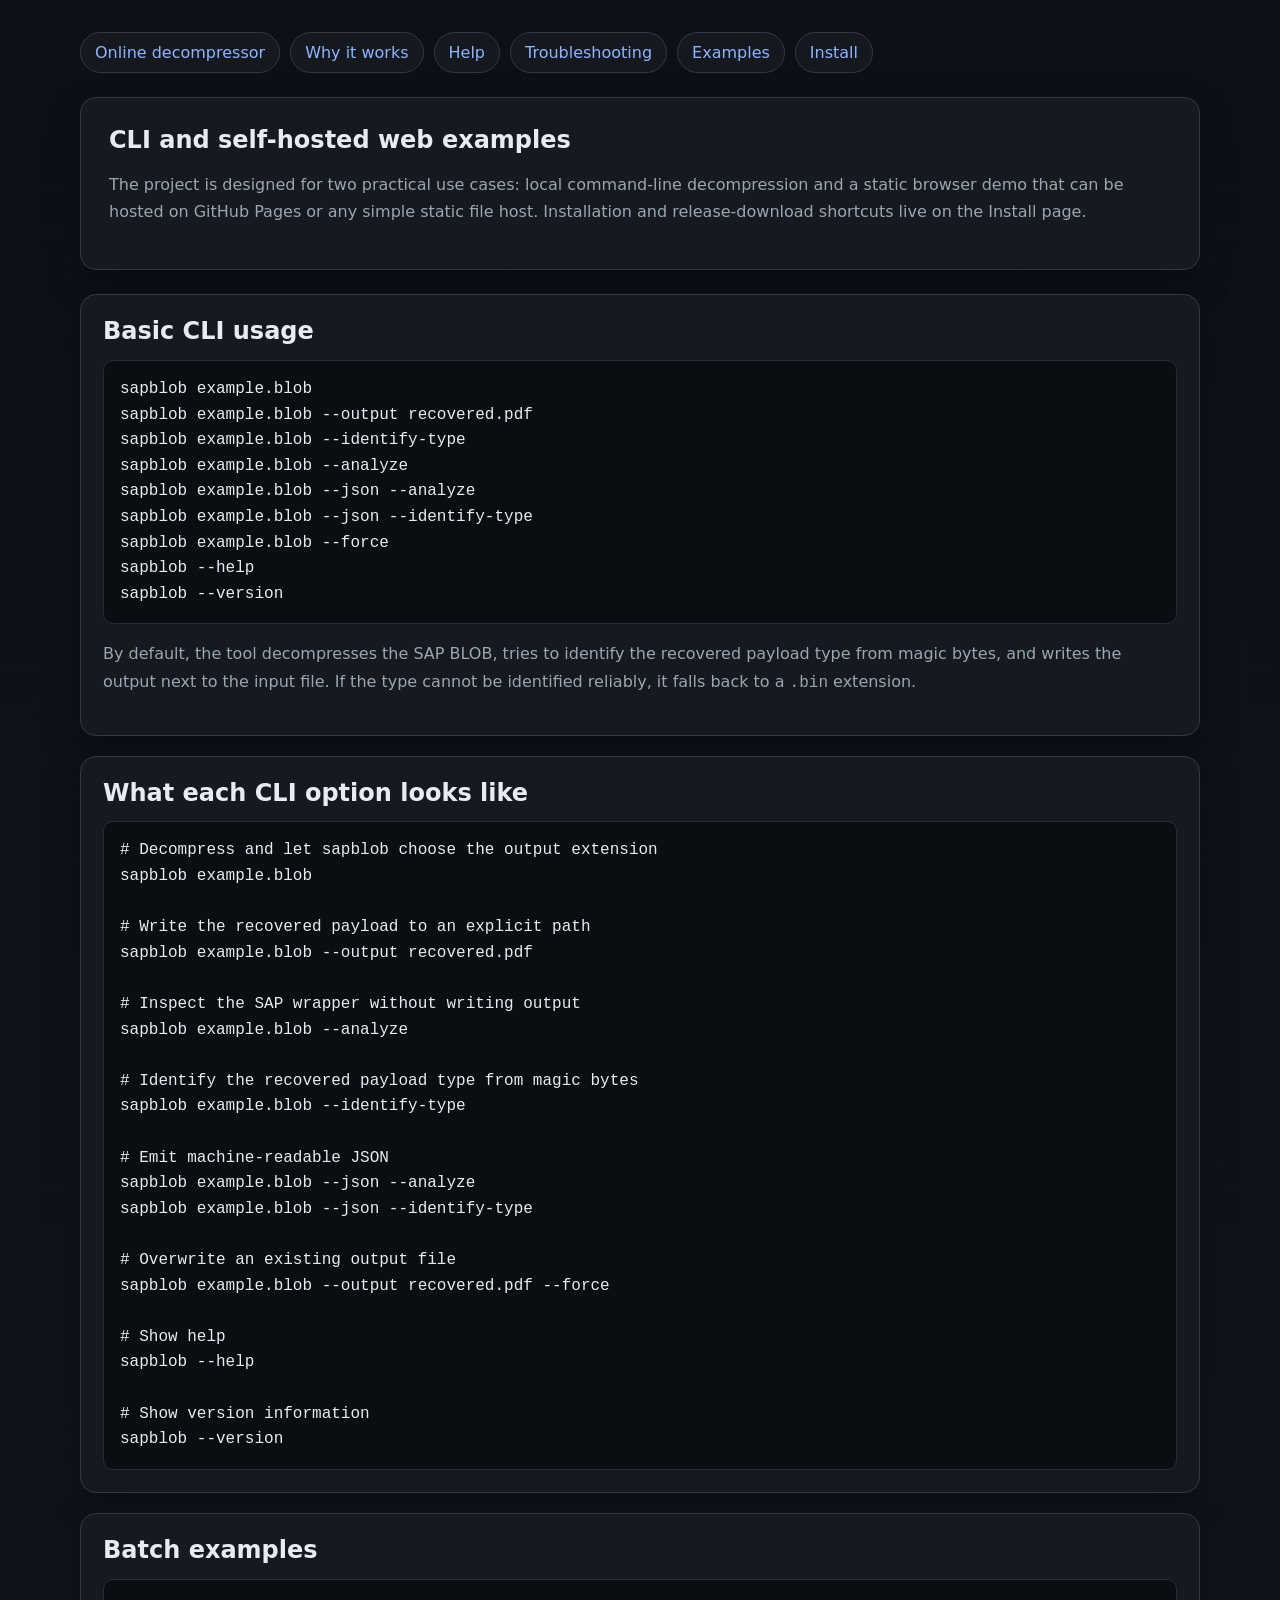
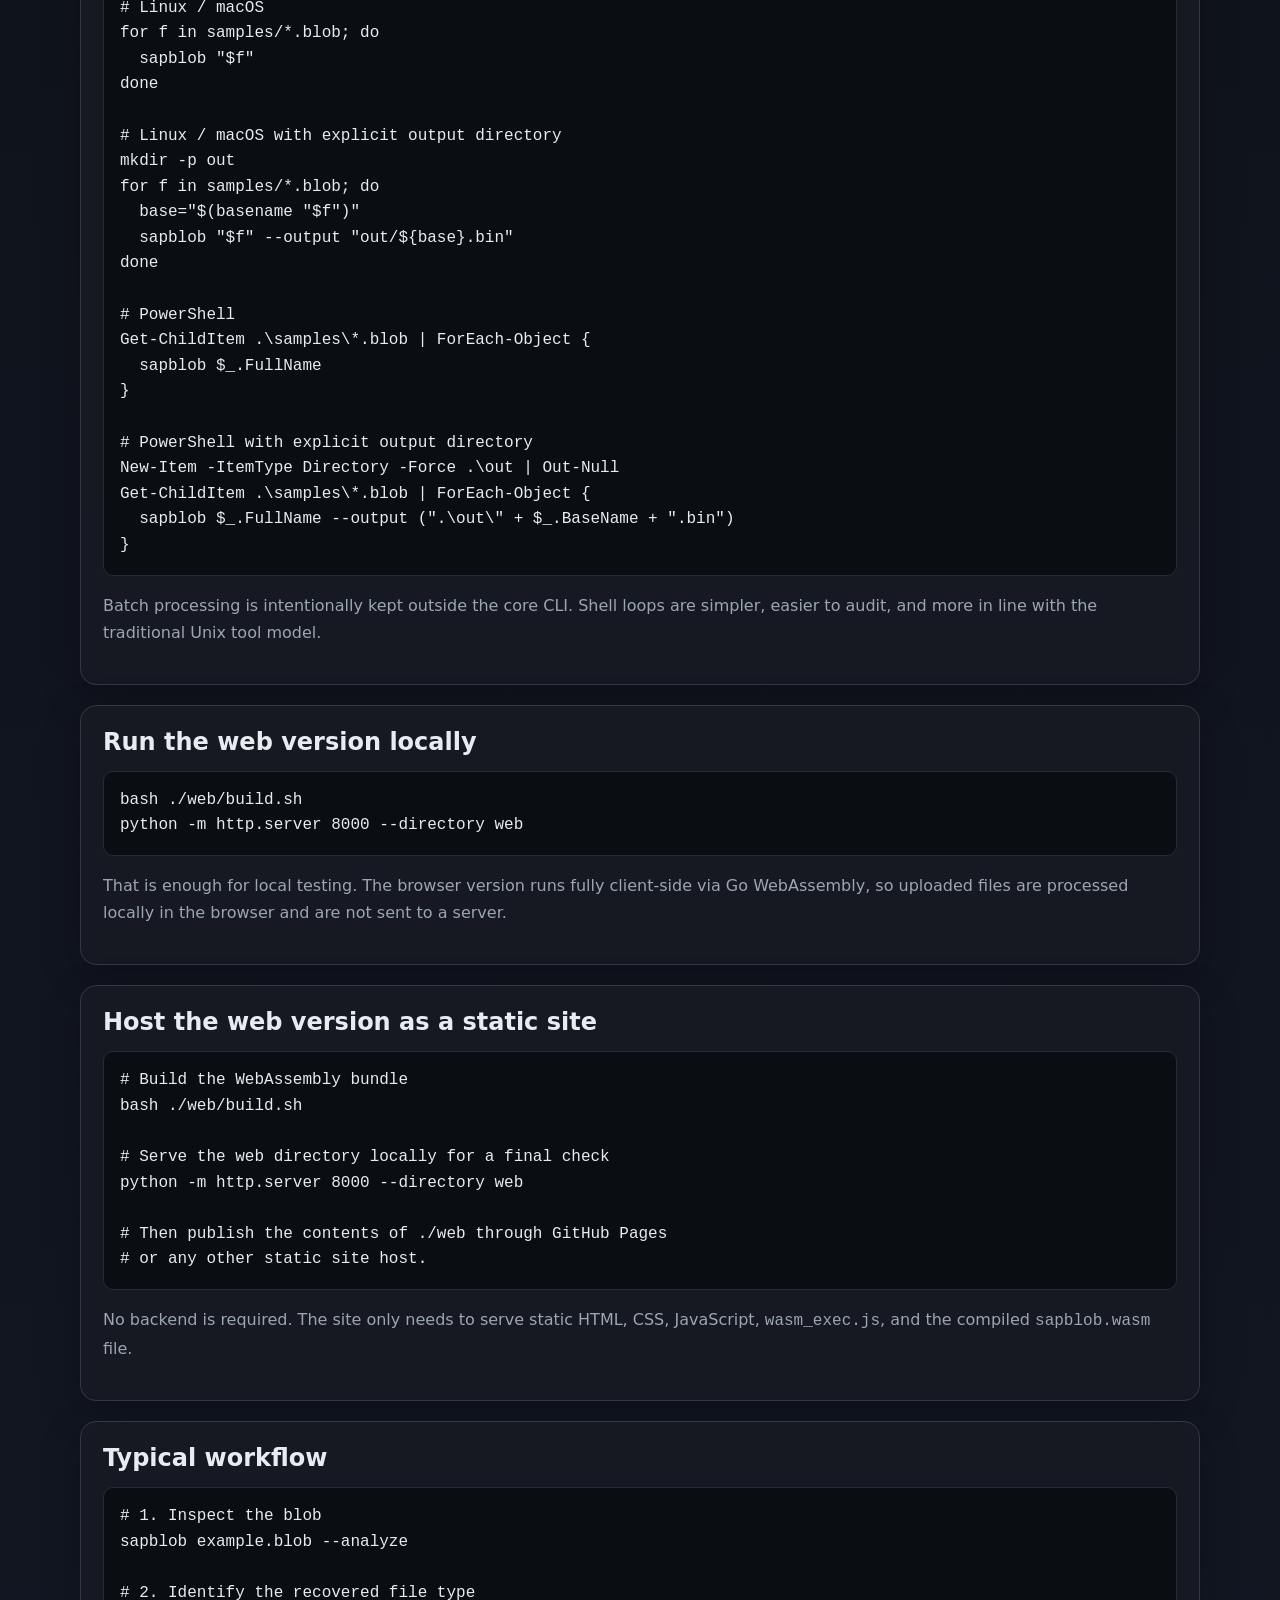
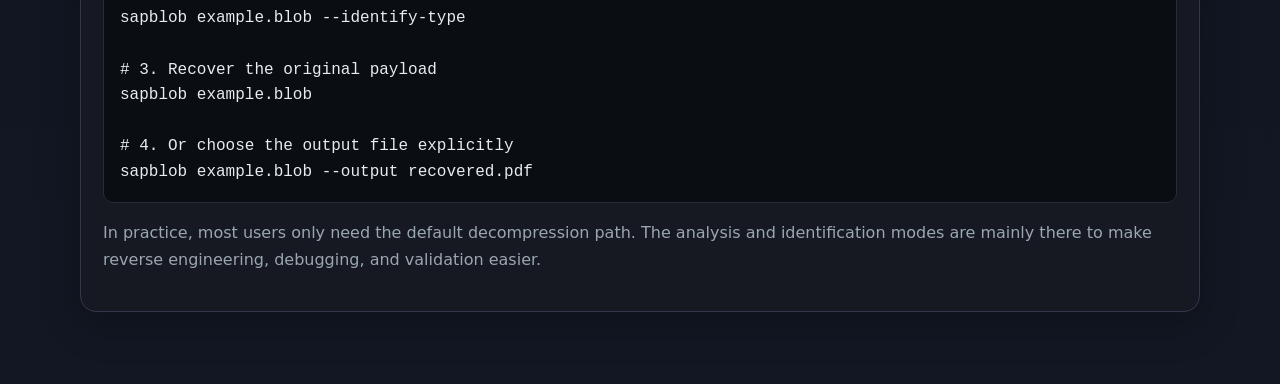
<file: web/examples.html>
<!doctype html>
<html lang="en">
<head>
  <meta charset="utf-8">
  <meta name="viewport" content="width=device-width, initial-scale=1">
  <title>sapblob - examples</title>
  <link rel="stylesheet" href="styles.css">
</head>
<body>
<div class="container">
  <nav class="nav">
    <a href="index.html">Online decompressor</a>
    <a href="how-it-works.html">Why it works</a>
    <a href="help.html">Help</a>
    <a href="troubleshooting.html">Troubleshooting</a>
    <a href="examples.html">Examples</a>
      <a href="install.html">Install</a>
  </nav>

  <section class="hero">
    <h1>CLI and self-hosted web examples</h1>
    <p>
      The project is designed for two practical use cases: local command-line decompression and a static browser demo that can be hosted on GitHub Pages or any simple static file host. Installation and release-download shortcuts live on the Install page.
    </p>
  </section>

  <section class="grid stack page-section">
    <article class="card">
      <h2>Basic CLI usage</h2>
      <pre>sapblob example.blob
sapblob example.blob --output recovered.pdf
sapblob example.blob --identify-type
sapblob example.blob --analyze
sapblob example.blob --json --analyze
sapblob example.blob --json --identify-type
sapblob example.blob --force
sapblob --help
sapblob --version</pre>
      <p>
        By default, the tool decompresses the SAP BLOB, tries to identify the
        recovered payload type from magic bytes, and writes the output next to
        the input file. If the type cannot be identified reliably, it falls back
        to a <code>.bin</code> extension.
      </p>
    </article>

    <article class="card">
      <h2>What each CLI option looks like</h2>
      <pre># Decompress and let sapblob choose the output extension
sapblob example.blob

# Write the recovered payload to an explicit path
sapblob example.blob --output recovered.pdf

# Inspect the SAP wrapper without writing output
sapblob example.blob --analyze

# Identify the recovered payload type from magic bytes
sapblob example.blob --identify-type

# Emit machine-readable JSON
sapblob example.blob --json --analyze
sapblob example.blob --json --identify-type

# Overwrite an existing output file
sapblob example.blob --output recovered.pdf --force

# Show help
sapblob --help

# Show version information
sapblob --version</pre>
    </article>

    <article class="card">
      <h2>Batch examples</h2>
      <pre># Linux / macOS
for f in samples/*.blob; do
  sapblob "$f"
done

# Linux / macOS with explicit output directory
mkdir -p out
for f in samples/*.blob; do
  base="$(basename "$f")"
  sapblob "$f" --output "out/${base}.bin"
done

# PowerShell
Get-ChildItem .\samples\*.blob | ForEach-Object {
  sapblob $_.FullName
}

# PowerShell with explicit output directory
New-Item -ItemType Directory -Force .\out | Out-Null
Get-ChildItem .\samples\*.blob | ForEach-Object {
  sapblob $_.FullName --output (".\out\" + $_.BaseName + ".bin")
}</pre>
      <p>
        Batch processing is intentionally kept outside the core CLI. Shell loops
        are simpler, easier to audit, and more in line with the traditional Unix
        tool model.
      </p>
    </article>

    <article class="card">
      <h2>Run the web version locally</h2>
      <pre>bash ./web/build.sh
python -m http.server 8000 --directory web</pre>
      <p>
        That is enough for local testing. The browser version runs fully
        client-side via Go WebAssembly, so uploaded files are processed locally
        in the browser and are not sent to a server.
      </p>
    </article>

    <article class="card">
      <h2>Host the web version as a static site</h2>
      <pre># Build the WebAssembly bundle
bash ./web/build.sh

# Serve the web directory locally for a final check
python -m http.server 8000 --directory web

# Then publish the contents of ./web through GitHub Pages
# or any other static site host.</pre>
      <p>
        No backend is required. The site only needs to serve static HTML, CSS,
        JavaScript, <code>wasm_exec.js</code>, and the compiled
        <code>sapblob.wasm</code> file.
      </p>
    </article>

    <article class="card">
      <h2>Typical workflow</h2>
      <pre># 1. Inspect the blob
sapblob example.blob --analyze

# 2. Identify the recovered file type
sapblob example.blob --identify-type

# 3. Recover the original payload
sapblob example.blob

# 4. Or choose the output file explicitly
sapblob example.blob --output recovered.pdf</pre>
      <p>
        In practice, most users only need the default decompression path. The
        analysis and identification modes are mainly there to make reverse
        engineering, debugging, and validation easier.
      </p>
    </article>
  </section>
</div>
</body>
</html>
</file>
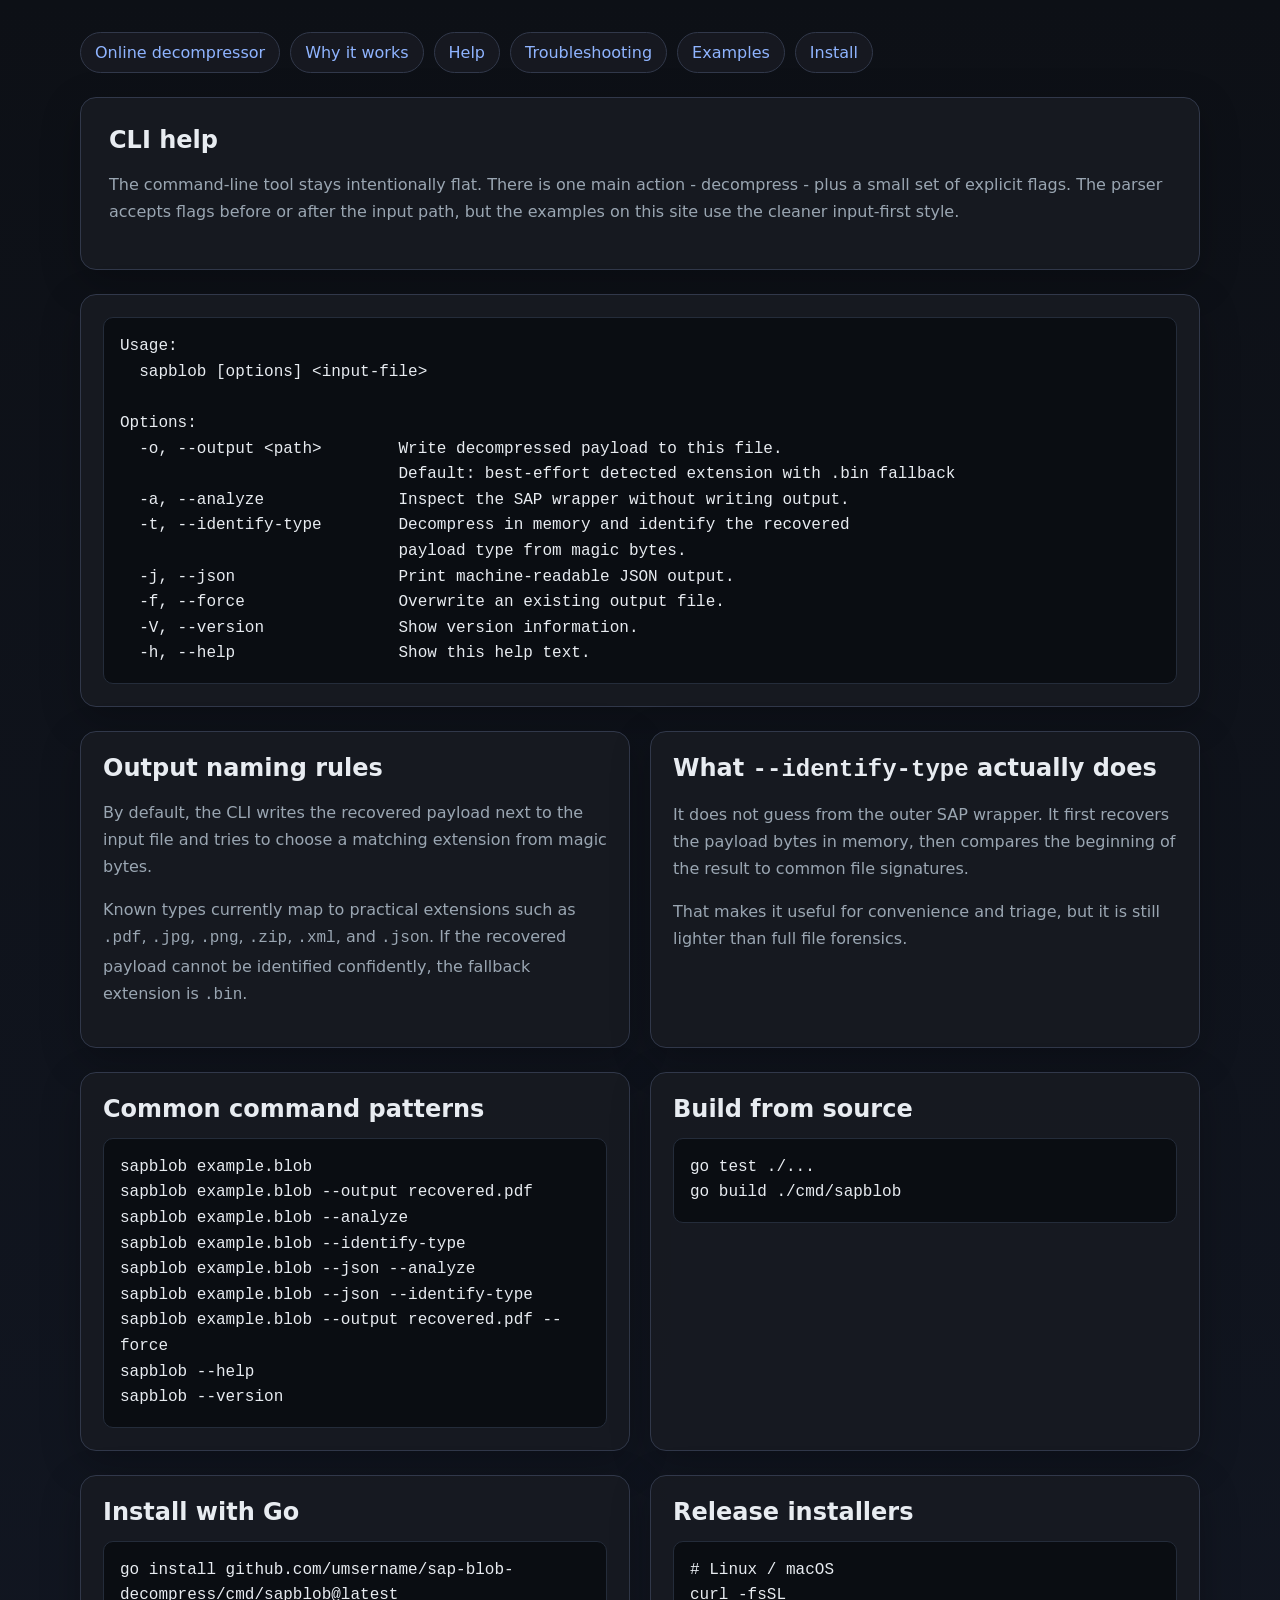
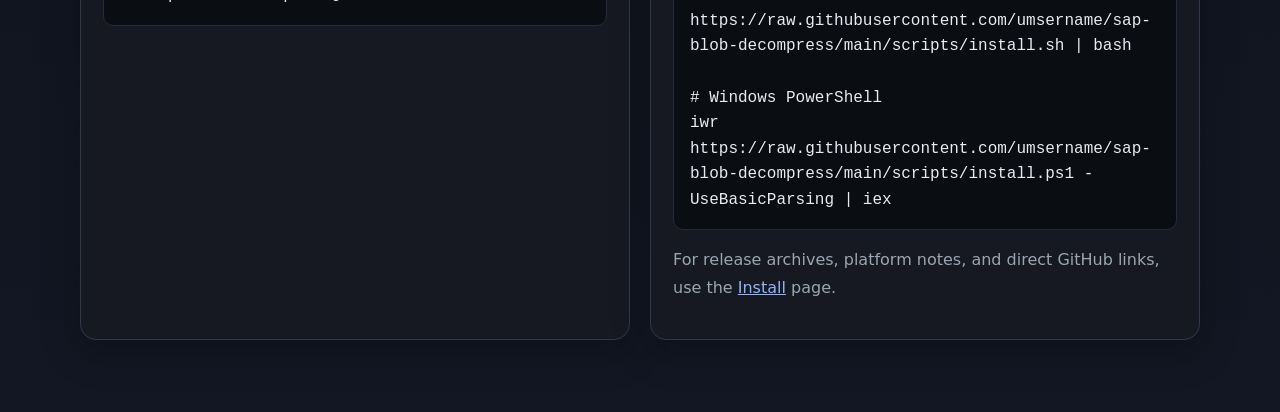
<file: web/help.html>
<!doctype html>
<html lang="en">
<head>
  <meta charset="utf-8">
  <meta name="viewport" content="width=device-width, initial-scale=1">
  <title>sapblob - help</title>
  <link rel="stylesheet" href="styles.css">
</head>
<body>
  <div class="container">
    <nav class="nav">
      <a href="index.html">Online decompressor</a>
      <a href="how-it-works.html">Why it works</a>
      <a href="help.html">Help</a>
      <a href="troubleshooting.html">Troubleshooting</a>
      <a href="examples.html">Examples</a>
      <a href="install.html">Install</a>
    </nav>

    <section class="hero">
      <h1>CLI help</h1>
      <p>
        The command-line tool stays intentionally flat. There is one main action -
        decompress - plus a small set of explicit flags. The parser accepts flags
        before or after the input path, but the examples on this site use the
        cleaner input-first style.
      </p>
    </section>

    <section class="card page-section">
      <pre>Usage:
  sapblob [options] &lt;input-file&gt;

Options:
  -o, --output &lt;path&gt;        Write decompressed payload to this file.
                             Default: best-effort detected extension with .bin fallback
  -a, --analyze              Inspect the SAP wrapper without writing output.
  -t, --identify-type        Decompress in memory and identify the recovered
                             payload type from magic bytes.
  -j, --json                 Print machine-readable JSON output.
  -f, --force                Overwrite an existing output file.
  -V, --version              Show version information.
  -h, --help                 Show this help text.</pre>
    </section>

    <section class="grid page-section">
      <article class="card">
        <h2>Output naming rules</h2>
        <p>
          By default, the CLI writes the recovered payload next to the input file
          and tries to choose a matching extension from magic bytes.
        </p>
        <p>
          Known types currently map to practical extensions such as <code>.pdf</code>,
          <code>.jpg</code>, <code>.png</code>, <code>.zip</code>, <code>.xml</code>,
          and <code>.json</code>. If the recovered payload cannot be identified
          confidently, the fallback extension is <code>.bin</code>.
        </p>
      </article>

      <article class="card">
        <h2>What <code>--identify-type</code> actually does</h2>
        <p>
          It does not guess from the outer SAP wrapper. It first recovers the
          payload bytes in memory, then compares the beginning of the result to
          common file signatures.
        </p>
        <p>
          That makes it useful for convenience and triage, but it is still lighter
          than full file forensics.
        </p>
      </article>
    </section>

    <section class="grid page-section">
      <article class="card">
        <h2>Common command patterns</h2>
        <pre>sapblob example.blob
sapblob example.blob --output recovered.pdf
sapblob example.blob --analyze
sapblob example.blob --identify-type
sapblob example.blob --json --analyze
sapblob example.blob --json --identify-type
sapblob example.blob --output recovered.pdf --force
sapblob --help
sapblob --version</pre>
      </article>

      <article class="card">
        <h2>Build from source</h2>
        <pre>go test ./...
go build ./cmd/sapblob</pre>
      </article>
    </section>

    <section class="grid page-section">
      <article class="card">
        <h2>Install with Go</h2>
        <pre>go install github.com/umsername/sap-blob-decompress/cmd/sapblob@latest</pre>
      </article>

      <article class="card">
        <h2>Release installers</h2>
        <pre># Linux / macOS
curl -fsSL https://raw.githubusercontent.com/umsername/sap-blob-decompress/main/scripts/install.sh | bash

# Windows PowerShell
iwr https://raw.githubusercontent.com/umsername/sap-blob-decompress/main/scripts/install.ps1 -UseBasicParsing | iex</pre>
        <p>For release archives, platform notes, and direct GitHub links, use the <a href="install.html">Install</a> page.</p>
      </article>
    </section>
  </div>
</body>
</html>
</file>
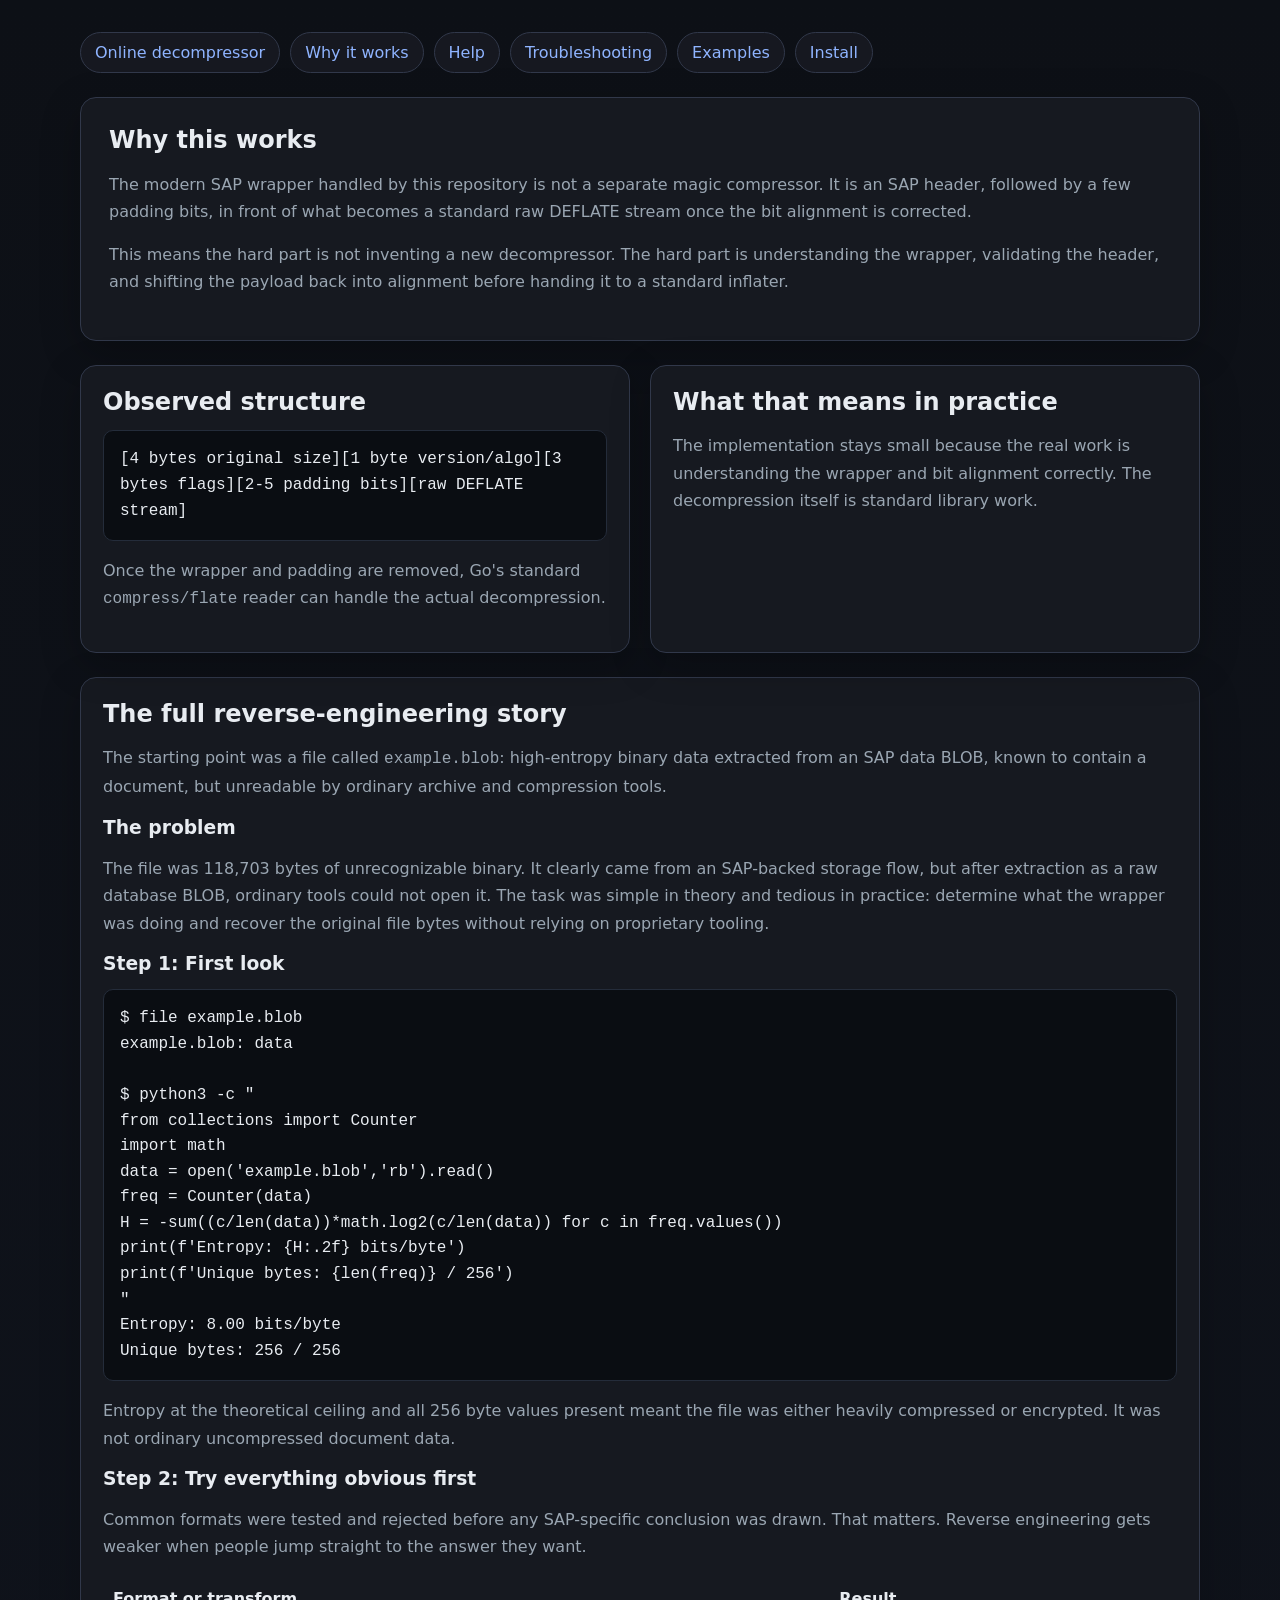
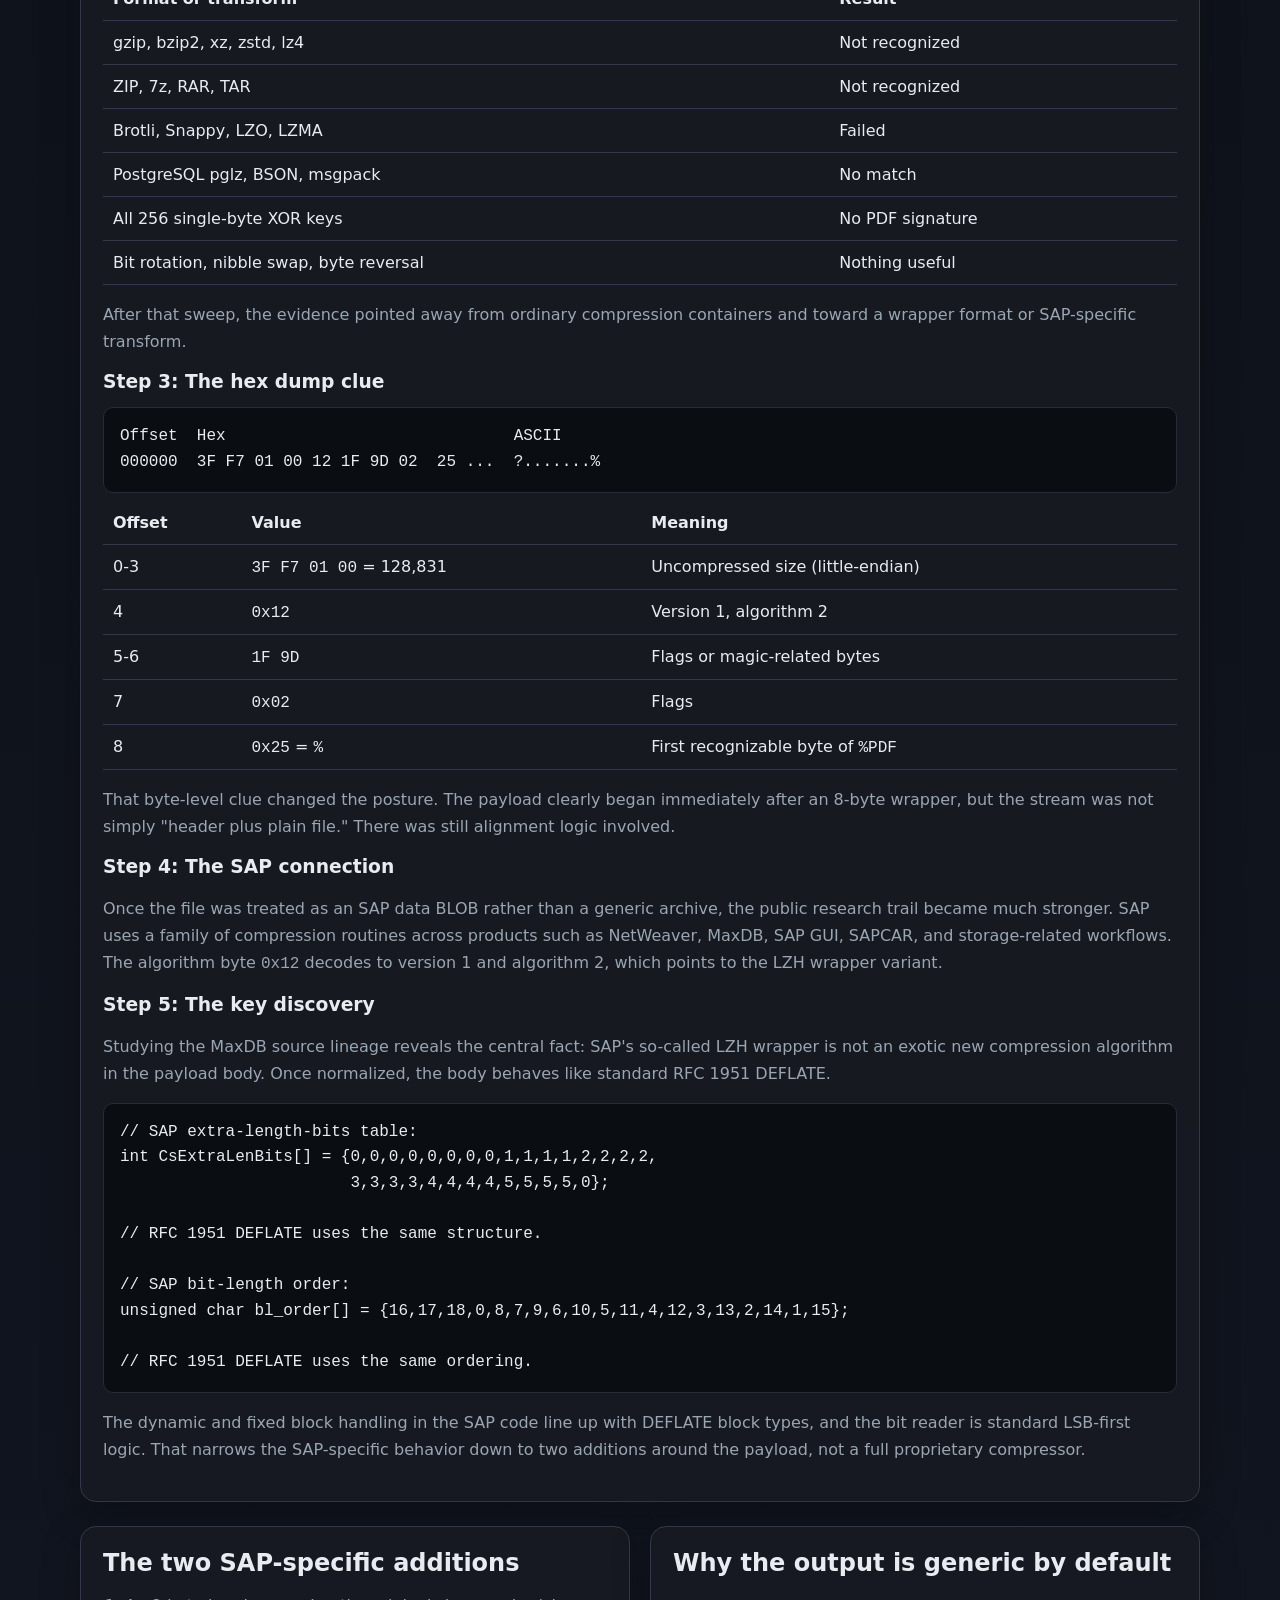
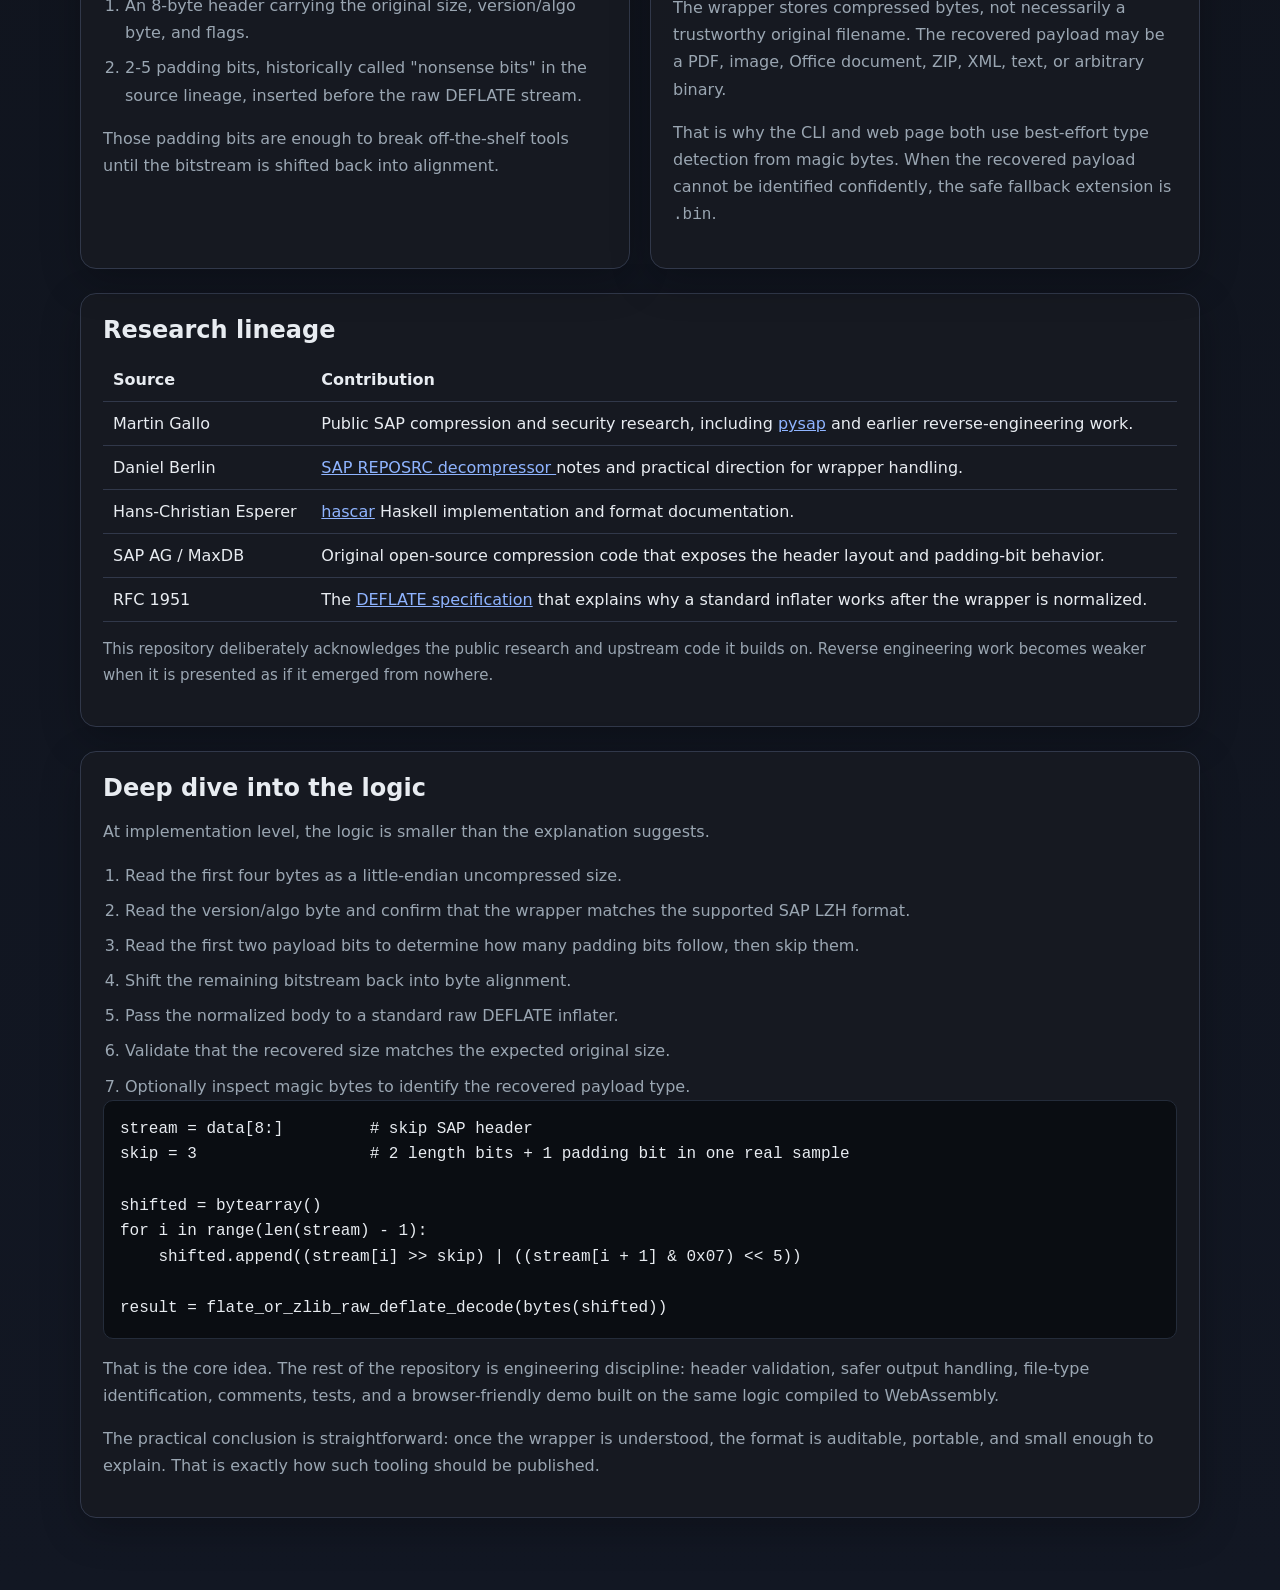
<file: web/how-it-works.html>
<!doctype html>
<html lang="en">
<head>
  <meta charset="utf-8">
  <meta name="viewport" content="width=device-width, initial-scale=1">
  <title>sapblob - why it works</title>
  <link rel="stylesheet" href="styles.css">
</head>
<body>
<div class="container">
  <nav class="nav">
    <a href="index.html">Online decompressor</a>
    <a href="how-it-works.html">Why it works</a>
    <a href="help.html">Help</a>
    <a href="troubleshooting.html">Troubleshooting</a>
    <a href="examples.html">Examples</a>
      <a href="install.html">Install</a>
  </nav>

  <section class="hero">
    <h1>Why this works</h1>
    <p>The modern SAP wrapper handled by this repository is not a separate magic compressor. It is an SAP header, followed by a few padding bits, in front of what becomes a standard raw DEFLATE stream once the bit alignment is corrected.</p>
    <p>This means the hard part is not inventing a new decompressor. The hard part is understanding the wrapper, validating the header, and shifting the payload back into alignment before handing it to a standard inflater.</p>
  </section>

  <section class="grid">
    <article class="card">
      <h2>Observed structure</h2>
      <pre>[4 bytes original size][1 byte version/algo][3 bytes flags][2-5 padding bits][raw DEFLATE stream]</pre>
      <p>Once the wrapper and padding are removed, Go's standard <code>compress/flate</code> reader can handle the actual decompression.</p>
    </article>
    <article class="card">
      <h2>What that means in practice</h2>
      <p>The implementation stays small because the real work is understanding the wrapper and bit alignment correctly. The decompression itself is standard library work.</p>
    </article>
  </section>

  <section class="card page-section">
    <h2>The full reverse-engineering story</h2>
    <p>The starting point was a file called <code>example.blob</code>: high-entropy binary data extracted from an SAP data BLOB, known to contain a document, but unreadable by ordinary archive and compression tools.</p>
    <h3>The problem</h3>
    <p>The file was 118,703 bytes of unrecognizable binary. It clearly came from an SAP-backed storage flow, but after extraction as a raw database BLOB, ordinary tools could not open it. The task was simple in theory and tedious in practice: determine what the wrapper was doing and recover the original file bytes without relying on proprietary tooling.</p>
    <h3>Step 1: First look</h3>
    <pre>$ file example.blob
example.blob: data

$ python3 -c "
from collections import Counter
import math
data = open('example.blob','rb').read()
freq = Counter(data)
H = -sum((c/len(data))*math.log2(c/len(data)) for c in freq.values())
print(f'Entropy: {H:.2f} bits/byte')
print(f'Unique bytes: {len(freq)} / 256')
"
Entropy: 8.00 bits/byte
Unique bytes: 256 / 256</pre>
    <p>Entropy at the theoretical ceiling and all 256 byte values present meant the file was either heavily compressed or encrypted. It was not ordinary uncompressed document data.</p>
    <h3>Step 2: Try everything obvious first</h3>
    <p>Common formats were tested and rejected before any SAP-specific conclusion was drawn. That matters. Reverse engineering gets weaker when people jump straight to the answer they want.</p>
    <table class="table">
      <thead>
      <tr><th>Format or transform</th><th>Result</th></tr>
      </thead>
      <tbody>
      <tr><td>gzip, bzip2, xz, zstd, lz4</td><td>Not recognized</td></tr>
      <tr><td>ZIP, 7z, RAR, TAR</td><td>Not recognized</td></tr>
      <tr><td>Brotli, Snappy, LZO, LZMA</td><td>Failed</td></tr>
      <tr><td>PostgreSQL pglz, BSON, msgpack</td><td>No match</td></tr>
      <tr><td>All 256 single-byte XOR keys</td><td>No PDF signature</td></tr>
      <tr><td>Bit rotation, nibble swap, byte reversal</td><td>Nothing useful</td></tr>
      </tbody>
    </table>
    <p>After that sweep, the evidence pointed away from ordinary compression containers and toward a wrapper format or SAP-specific transform.</p>
    <h3>Step 3: The hex dump clue</h3>
    <pre>Offset  Hex                              ASCII
000000  3F F7 01 00 12 1F 9D 02  25 ...  ?.......%</pre>
    <table class="table">
      <thead>
      <tr><th>Offset</th><th>Value</th><th>Meaning</th></tr>
      </thead>
      <tbody>
      <tr><td>0-3</td><td><code>3F F7 01 00</code> = 128,831</td><td>Uncompressed size (little-endian)</td></tr>
      <tr><td>4</td><td><code>0x12</code></td><td>Version 1, algorithm 2</td></tr>
      <tr><td>5-6</td><td><code>1F 9D</code></td><td>Flags or magic-related bytes</td></tr>
      <tr><td>7</td><td><code>0x02</code></td><td>Flags</td></tr>
      <tr><td>8</td><td><code>0x25</code> = <code>%</code></td><td>First recognizable byte of <code>%PDF</code></td></tr>
      </tbody>
    </table>
    <p>That byte-level clue changed the posture. The payload clearly began immediately after an 8-byte wrapper, but the stream was not simply "header plus plain file." There was still alignment logic involved.</p>
    <h3>Step 4: The SAP connection</h3>
    <p>Once the file was treated as an SAP data BLOB rather than a generic archive, the public research trail became much stronger. SAP uses a family of compression routines across products such as NetWeaver, MaxDB, SAP GUI, SAPCAR, and storage-related workflows. The algorithm byte <code>0x12</code> decodes to version 1 and algorithm 2, which points to the LZH wrapper variant.</p>
    <h3>Step 5: The key discovery</h3>
    <p>Studying the MaxDB source lineage reveals the central fact: SAP's so-called LZH wrapper is not an exotic new compression algorithm in the payload body. Once normalized, the body behaves like standard RFC 1951 DEFLATE.</p>
    <pre>// SAP extra-length-bits table:
int CsExtraLenBits[] = {0,0,0,0,0,0,0,0,1,1,1,1,2,2,2,2,
                        3,3,3,3,4,4,4,4,5,5,5,5,0};

// RFC 1951 DEFLATE uses the same structure.

// SAP bit-length order:
unsigned char bl_order[] = {16,17,18,0,8,7,9,6,10,5,11,4,12,3,13,2,14,1,15};

// RFC 1951 DEFLATE uses the same ordering.</pre>
    <p>The dynamic and fixed block handling in the SAP code line up with DEFLATE block types, and the bit reader is standard LSB-first logic. That narrows the SAP-specific behavior down to two additions around the payload, not a full proprietary compressor.</p>
  </section>

  <section class="grid page-section">
    <article class="card">
      <h2>The two SAP-specific additions</h2>
      <ol>
        <li>An 8-byte header carrying the original size, version/algo byte, and flags.</li>
        <li>2-5 padding bits, historically called "nonsense bits" in the source lineage, inserted before the raw DEFLATE stream.</li>
      </ol>
      <p>Those padding bits are enough to break off-the-shelf tools until the bitstream is shifted back into alignment.</p>
    </article>
    <article class="card">
      <h2>Why the output is generic by default</h2>
      <p>The wrapper stores compressed bytes, not necessarily a trustworthy original filename. The recovered payload may be a PDF, image, Office document, ZIP, XML, text, or arbitrary binary.</p>
      <p>That is why the CLI and web page both use best-effort type detection from magic bytes. When the recovered payload cannot be identified confidently, the safe fallback extension is <code>.bin</code>.</p>
    </article>
  </section>

  <section class="card page-section">
    <h2>Research lineage</h2>
    <table class="table">
      <thead>
      <tr><th>Source</th><th>Contribution</th></tr>
      </thead>
      <tbody>
      <tr>
        <td>Martin Gallo</td>
        <td>
          Public SAP compression and security research, including
          <a href="https://github.com/OWASP/pysap">pysap</a>
          and earlier reverse-engineering work.
        </td>
      </tr>

      <tr>
        <td>Daniel Berlin</td>
        <td>
          <a href="https://www.daniel-berlin.de/devel/sap-dev/decompress-abap-source-code/">
            SAP REPOSRC decompressor
          </a>
          notes and practical direction for wrapper handling.
        </td>
      </tr>

      <tr>
        <td>Hans-Christian Esperer</td>
        <td>
          <a href="https://github.com/VirtualForgeGmbH/hascar">hascar</a>
          Haskell implementation and format documentation.
        </td>
      </tr>

      <tr>
        <td>SAP AG / MaxDB</td>
        <td>
          Original open-source compression code that exposes the header layout and padding-bit behavior.
        </td>
      </tr>

      <tr>
        <td>RFC 1951</td>
        <td>
          The
          <a href="https://www.rfc-editor.org/rfc/rfc1951">DEFLATE specification</a>
          that explains why a standard inflater works after the wrapper is normalized.
        </td>
      </tr>      </tbody>
    </table>
    <p class="small">This repository deliberately acknowledges the public research and upstream code it builds on. Reverse engineering work becomes weaker when it is presented as if it emerged from nowhere.</p>
  </section>

  <section class="card page-section">
    <h2>Deep dive into the logic</h2>
    <p>At implementation level, the logic is smaller than the explanation suggests.</p>
    <ol>
      <li>Read the first four bytes as a little-endian uncompressed size.</li>
      <li>Read the version/algo byte and confirm that the wrapper matches the supported SAP LZH format.</li>
      <li>Read the first two payload bits to determine how many padding bits follow, then skip them.</li>
      <li>Shift the remaining bitstream back into byte alignment.</li>
      <li>Pass the normalized body to a standard raw DEFLATE inflater.</li>
      <li>Validate that the recovered size matches the expected original size.</li>
      <li>Optionally inspect magic bytes to identify the recovered payload type.</li>
    </ol>
    <pre>stream = data[8:]         # skip SAP header
skip = 3                  # 2 length bits + 1 padding bit in one real sample

shifted = bytearray()
for i in range(len(stream) - 1):
    shifted.append((stream[i] >> skip) | ((stream[i + 1] & 0x07) << 5))

result = flate_or_zlib_raw_deflate_decode(bytes(shifted))</pre>
    <p>That is the core idea. The rest of the repository is engineering discipline: header validation, safer output handling, file-type identification, comments, tests, and a browser-friendly demo built on the same logic compiled to WebAssembly.</p>
    <p>The practical conclusion is straightforward: once the wrapper is understood, the format is auditable, portable, and small enough to explain. That is exactly how such tooling should be published.</p>
  </section>
</div>
</body>
</html>
</file>
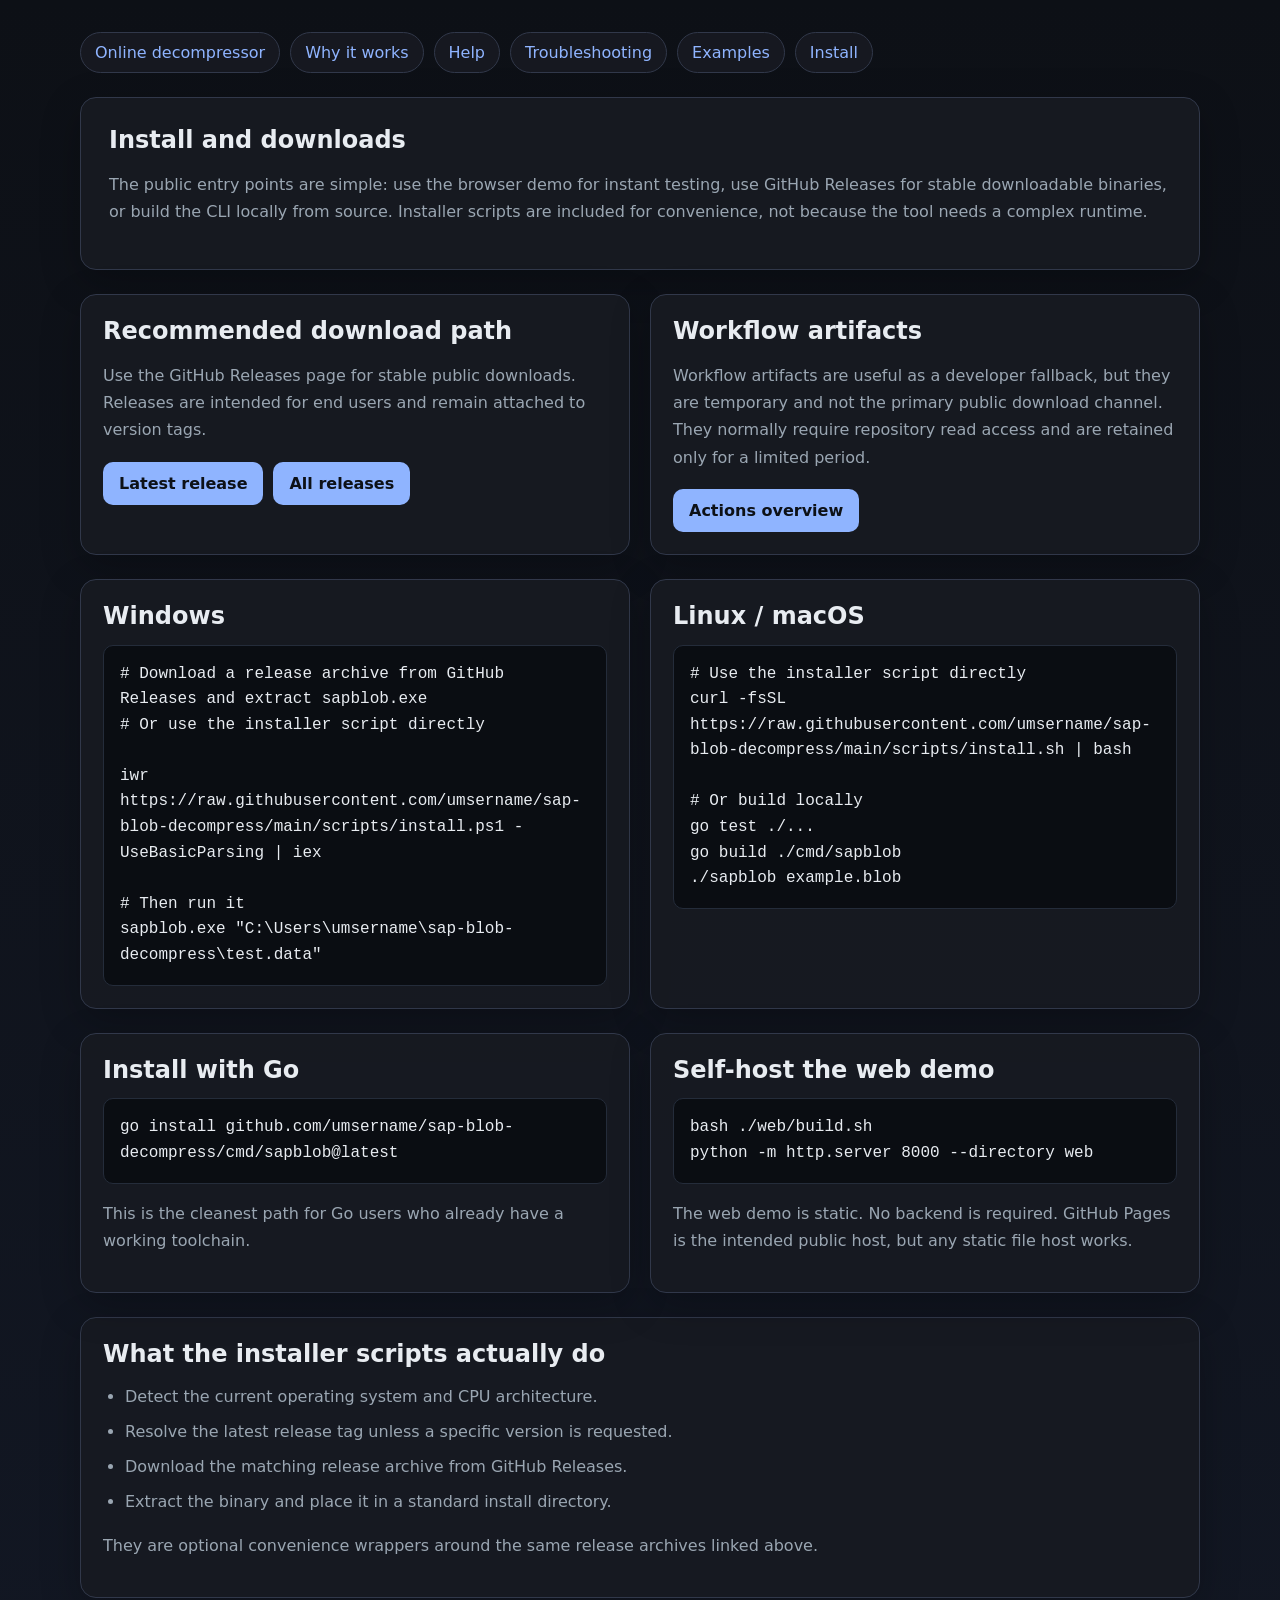
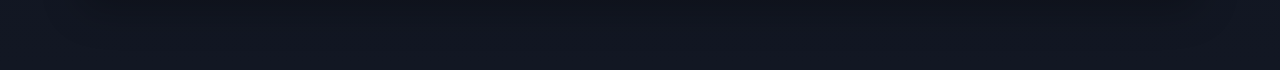
<file: web/install.html>
<!doctype html>
<html lang="en">
<head>
  <meta charset="utf-8">
  <meta name="viewport" content="width=device-width, initial-scale=1">
  <title>sapblob - install</title>
  <link rel="stylesheet" href="styles.css">
</head>
<body>
  <div class="container">
    <nav class="nav">
      <a href="index.html">Online decompressor</a>
      <a href="how-it-works.html">Why it works</a>
      <a href="help.html">Help</a>
      <a href="troubleshooting.html">Troubleshooting</a>
      <a href="examples.html">Examples</a>
      <a href="install.html">Install</a>
    </nav>

    <section class="hero">
      <h1>Install and downloads</h1>
      <p>The public entry points are simple: use the browser demo for instant testing, use GitHub Releases for stable downloadable binaries, or build the CLI locally from source. Installer scripts are included for convenience, not because the tool needs a complex runtime.</p>
    </section>

    <section class="grid page-section">
      <article class="card">
        <h2>Recommended download path</h2>
        <p>Use the GitHub Releases page for stable public downloads. Releases are intended for end users and remain attached to version tags.</p>
        <div class="result-actions">
          <a class="button-link" href="https://github.com/umsername/sap-blob-decompress/releases/latest">Latest release</a>
          <a class="button-link" href="https://github.com/umsername/sap-blob-decompress/releases">All releases</a>
        </div>
      </article>

      <article class="card">
        <h2>Workflow artifacts</h2>
        <p>Workflow artifacts are useful as a developer fallback, but they are temporary and not the primary public download channel. They normally require repository read access and are retained only for a limited period.</p>
        <div class="result-actions">
          <a class="button-link" href="https://github.com/umsername/sap-blob-decompress/actions">Actions overview</a>
        </div>
      </article>
    </section>

    <section class="grid page-section">
      <article class="card">
        <h2>Windows</h2>
        <pre># Download a release archive from GitHub Releases and extract sapblob.exe
# Or use the installer script directly

iwr https://raw.githubusercontent.com/umsername/sap-blob-decompress/main/scripts/install.ps1 -UseBasicParsing | iex

# Then run it
sapblob.exe "C:\Users\umsername\sap-blob-decompress\test.data"</pre>
      </article>

      <article class="card">
        <h2>Linux / macOS</h2>
        <pre># Use the installer script directly
curl -fsSL https://raw.githubusercontent.com/umsername/sap-blob-decompress/main/scripts/install.sh | bash

# Or build locally
go test ./...
go build ./cmd/sapblob
./sapblob example.blob</pre>
      </article>
    </section>

    <section class="grid page-section">
      <article class="card">
        <h2>Install with Go</h2>
        <pre>go install github.com/umsername/sap-blob-decompress/cmd/sapblob@latest</pre>
        <p>This is the cleanest path for Go users who already have a working toolchain.</p>
      </article>

      <article class="card">
        <h2>Self-host the web demo</h2>
        <pre>bash ./web/build.sh
python -m http.server 8000 --directory web</pre>
        <p>The web demo is static. No backend is required. GitHub Pages is the intended public host, but any static file host works.</p>
      </article>
    </section>

    <section class="card page-section">
      <h2>What the installer scripts actually do</h2>
      <ul>
        <li>Detect the current operating system and CPU architecture.</li>
        <li>Resolve the latest release tag unless a specific version is requested.</li>
        <li>Download the matching release archive from GitHub Releases.</li>
        <li>Extract the binary and place it in a standard install directory.</li>
      </ul>
      <p>They are optional convenience wrappers around the same release archives linked above.</p>
    </section>
  </div>
</body>
</html>
</file>
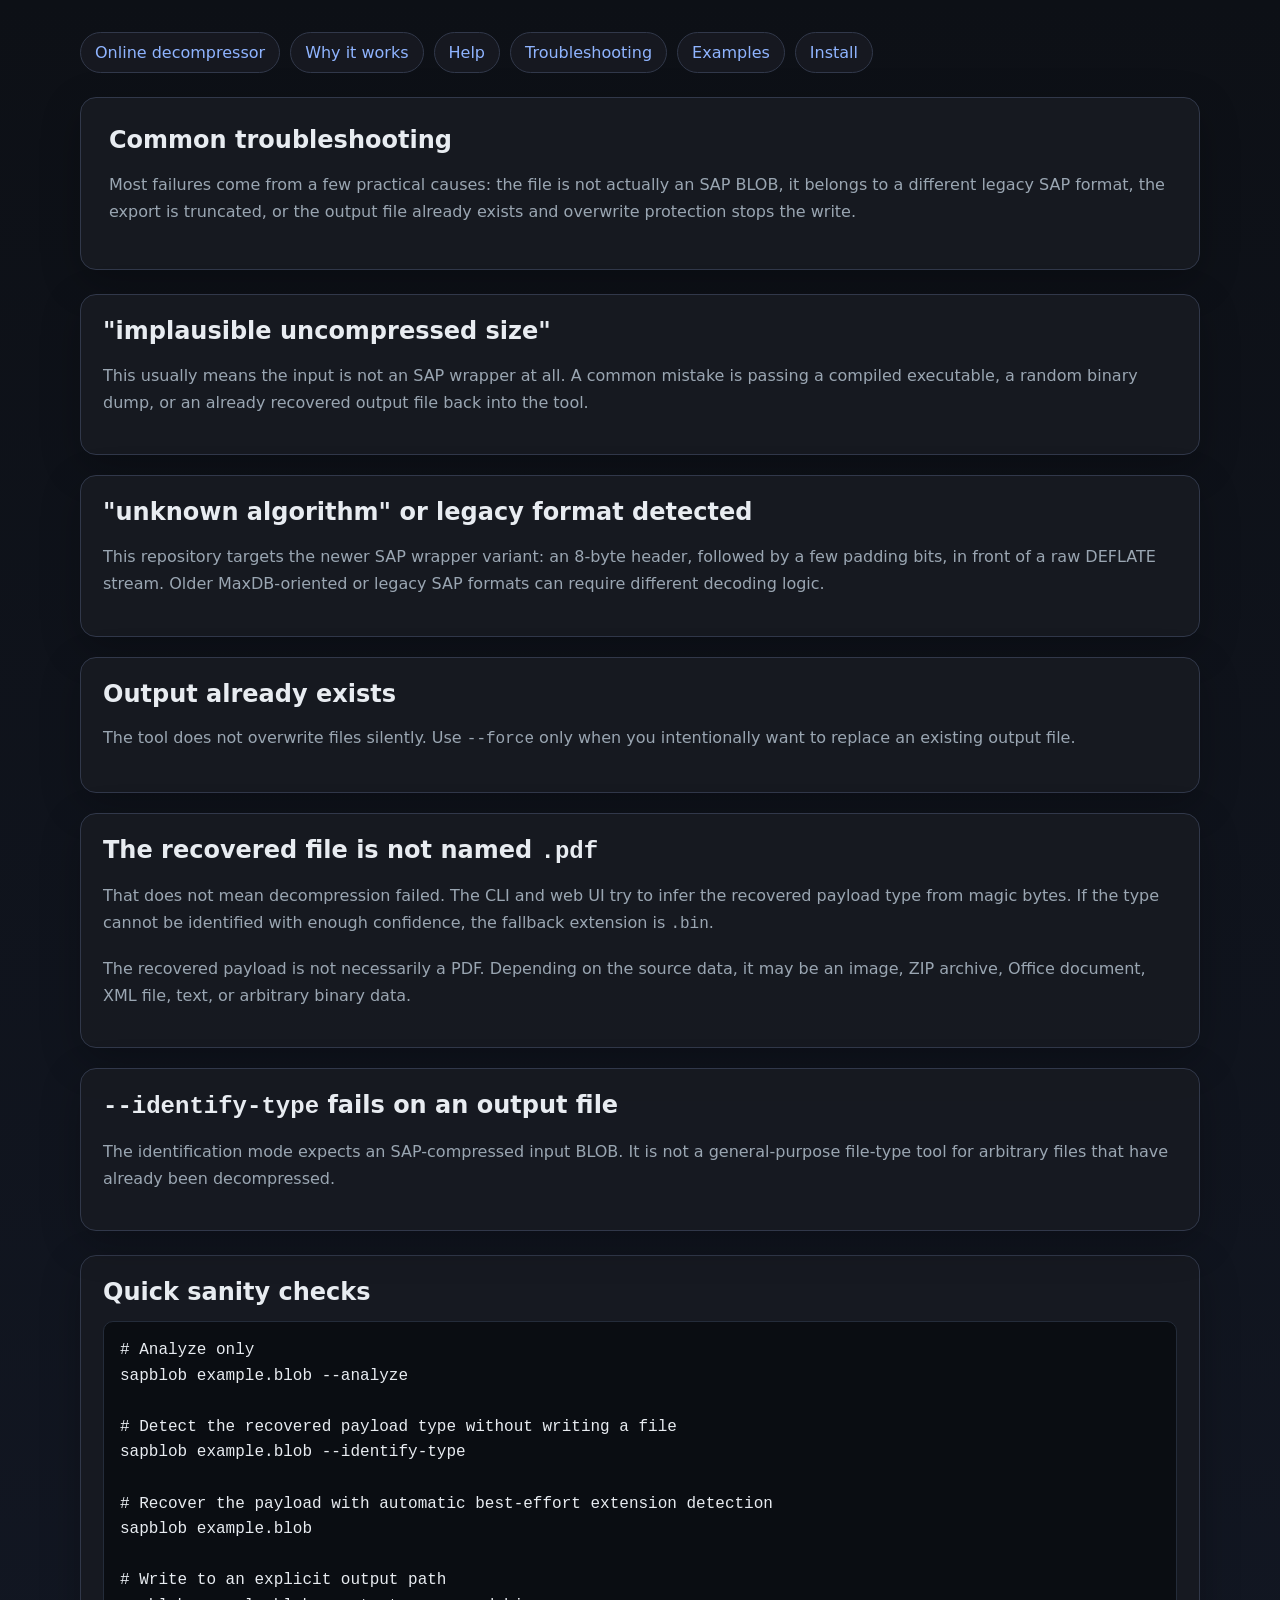
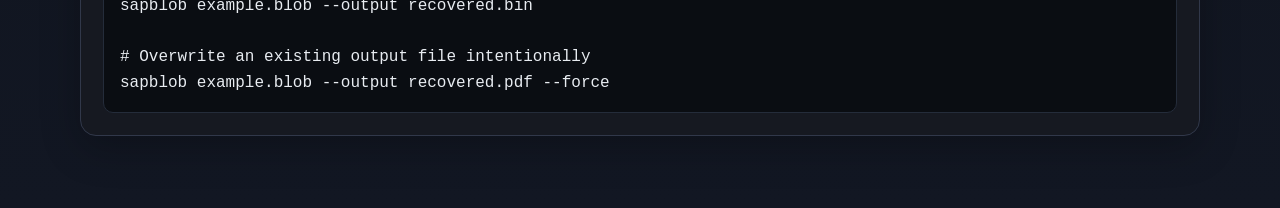
<file: web/troubleshooting.html>
<!doctype html>
<html lang="en">
<head>
  <meta charset="utf-8">
  <meta name="viewport" content="width=device-width, initial-scale=1">
  <title>sapblob - troubleshooting</title>
  <link rel="stylesheet" href="styles.css">
</head>
<body>
<div class="container">
  <nav class="nav">
    <a href="index.html">Online decompressor</a>
    <a href="how-it-works.html">Why it works</a>
    <a href="help.html">Help</a>
    <a href="troubleshooting.html">Troubleshooting</a>
    <a href="examples.html">Examples</a>
      <a href="install.html">Install</a>
  </nav>

  <section class="hero">
    <h1>Common troubleshooting</h1>
    <p>
      Most failures come from a few practical causes: the file is not actually
      an SAP BLOB, it belongs to a different legacy SAP format, the export is
      truncated, or the output file already exists and overwrite protection
      stops the write.
    </p>
  </section>

  <section class="grid stack page-section">
    <article class="card">
      <h2>"implausible uncompressed size"</h2>
      <p>
        This usually means the input is not an SAP wrapper at all. A common
        mistake is passing a compiled executable, a random binary dump, or an
        already recovered output file back into the tool.
      </p>
    </article>

    <article class="card">
      <h2>"unknown algorithm" or legacy format detected</h2>
      <p>
        This repository targets the newer SAP wrapper variant: an 8-byte header,
        followed by a few padding bits, in front of a raw DEFLATE stream. Older
        MaxDB-oriented or legacy SAP formats can require different decoding
        logic.
      </p>
    </article>

    <article class="card">
      <h2>Output already exists</h2>
      <p>
        The tool does not overwrite files silently. Use <code>--force</code>
        only when you intentionally want to replace an existing output file.
      </p>
    </article>

    <article class="card">
      <h2>The recovered file is not named <code>.pdf</code></h2>
      <p>
        That does not mean decompression failed. The CLI and web UI try to infer
        the recovered payload type from magic bytes. If the type cannot be
        identified with enough confidence, the fallback extension is
        <code>.bin</code>.
      </p>
      <p>
        The recovered payload is not necessarily a PDF. Depending on the source
        data, it may be an image, ZIP archive, Office document, XML file, text,
        or arbitrary binary data.
      </p>
    </article>

    <article class="card">
      <h2><code>--identify-type</code> fails on an output file</h2>
      <p>
        The identification mode expects an SAP-compressed input BLOB. It is not
        a general-purpose file-type tool for arbitrary files that have already
        been decompressed.
      </p>
    </article>
  </section>

  <section class="card page-section">
    <h2>Quick sanity checks</h2>
    <pre># Analyze only
sapblob example.blob --analyze

# Detect the recovered payload type without writing a file
sapblob example.blob --identify-type

# Recover the payload with automatic best-effort extension detection
sapblob example.blob

# Write to an explicit output path
sapblob example.blob --output recovered.bin

# Overwrite an existing output file intentionally
sapblob example.blob --output recovered.pdf --force</pre>
  </section>
</div>
</body>
</html>
</file>
<file: web/styles.css>
:root {
  --bg: #0f1115;
  --panel: #171a21;
  --panel-2: #1d2230;
  --text: #e8ecf1;
  --muted: #9aa6b2;
  --line: #31384a;
  --accent: #8fb4ff;
  --good: #75d0a2;
  --bad: #ff8e8e;
  --warn: #ffd27d;
  --mono: ui-monospace, SFMono-Regular, Menlo, Consolas, "Liberation Mono", monospace;
  --sans: Inter, system-ui, -apple-system, BlinkMacSystemFont, "Segoe UI", sans-serif;
}
* { box-sizing: border-box; }
html { scroll-behavior: smooth; }
body {
  margin: 0;
  min-height: 100vh;
  padding: 32px 20px 72px;
  background: linear-gradient(180deg, #0d1016 0%, #121723 100%);
  color: var(--text);
  font-family: var(--sans);
}
.container { max-width: 1120px; margin: 0 auto; }
h1, h2, h3 { margin-top: 0; margin-bottom: 14px; line-height: 1.2; }
p, li { color: var(--muted); line-height: 1.7; }
ul, ol { margin: 0; padding-left: 22px; }
li + li { margin-top: 8px; }
code, pre { font-family: var(--mono); }
a { color: var(--accent); }
.nav { display: flex; gap: 10px; flex-wrap: wrap; margin-bottom: 24px; }
.nav a { text-decoration: none; padding: 10px 14px; border: 1px solid var(--line); border-radius: 999px; background: rgba(23, 26, 33, 0.92); }
.hero, .card, .result-card { background: rgba(23, 26, 33, 0.95); border: 1px solid var(--line); border-radius: 16px; box-shadow: 0 12px 40px rgba(0, 0, 0, 0.24); }
.hero { padding: 28px; margin-bottom: 24px; }
.card, .result-card { padding: 22px; }
.page-section { margin-top: 24px; }
.page-section + .page-section { margin-top: 24px; }
.grid { display: grid; grid-template-columns: repeat(auto-fit, minmax(280px, 1fr)); gap: 20px; margin-top: 20px; }
.stack { grid-template-columns: 1fr; }
.dropzone { margin-top: 20px; padding: 40px 22px; text-align: center; border: 2px dashed var(--line); border-radius: 14px; background: rgba(29, 34, 48, 0.4); cursor: pointer; }
.dropzone.dragover { border-color: var(--accent); background: rgba(143, 180, 255, 0.08); }
.status { margin-top: 16px; padding: 12px 14px; border-radius: 10px; font-family: var(--mono); background: #10141d; border: 1px solid var(--line); }
.status.ok { color: var(--good); }
.status.error { color: var(--bad); }
.status.warn { color: var(--warn); }
pre { margin: 0; background: #0a0d12; border: 1px solid #242c3a; border-radius: 10px; padding: 16px; overflow: auto; white-space: pre-wrap; word-break: break-word; line-height: 1.6; }
button, .button-link { display: inline-block; background: var(--accent); color: #0d1117; border: none; padding: 12px 16px; font-weight: 700; border-radius: 10px; cursor: pointer; text-decoration: none; }
button:disabled { opacity: .6; cursor: not-allowed; }
.small { font-size: .94rem; color: var(--muted); }
.summary-line { margin-top: 10px; font-family: var(--mono); font-size: .9rem; }
#results { display: none; margin-top: 24px; }
.result-list { display: grid; gap: 18px; margin-top: 18px; }
.result-header { display: flex; justify-content: space-between; gap: 16px; align-items: flex-start; margin-bottom: 14px; flex-wrap: wrap; }
.file-name { font-family: var(--mono); font-size: 1rem; margin: 0; }
.tag { display: inline-block; padding: 4px 8px; border-radius: 999px; border: 1px solid var(--line); font-size: .82rem; font-family: var(--mono); color: var(--muted); }
.tag.ok { border-color: rgba(117, 208, 162, 0.45); }
.tag.error { border-color: rgba(255, 142, 142, 0.45); }
.tag.warn { border-color: rgba(255, 210, 125, 0.45); }
.result-actions { display: flex; gap: 10px; flex-wrap: wrap; margin-top: 18px; }
.table { width: 100%; border-collapse: collapse; margin-top: 8px; }
.table th, .table td { border-bottom: 1px solid var(--line); padding: 12px 10px; text-align: left; vertical-align: top; }
.footer { margin-top: 28px; font-size: .95rem; }
@media (max-width: 720px) { body { padding: 20px 14px 52px; } .hero, .card, .result-card { padding: 18px; } .grid { gap: 16px; } }
</file>
